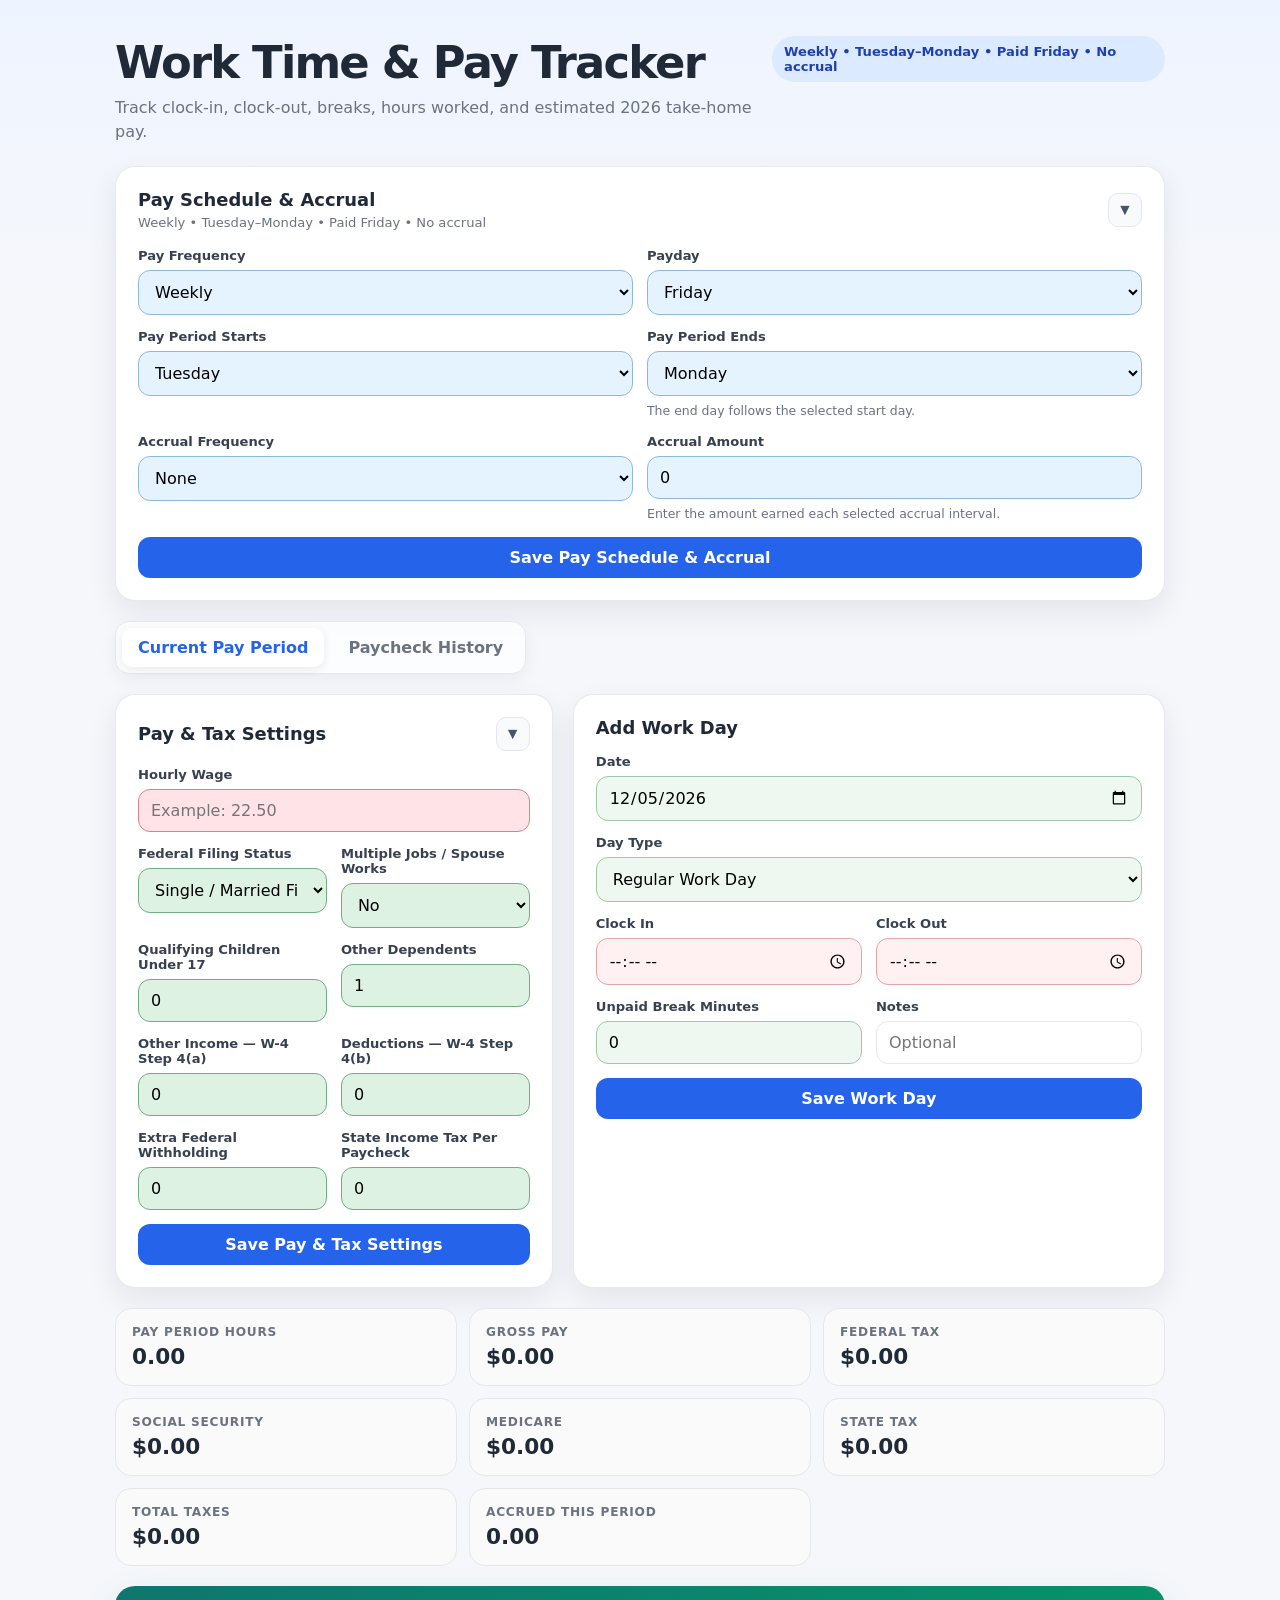
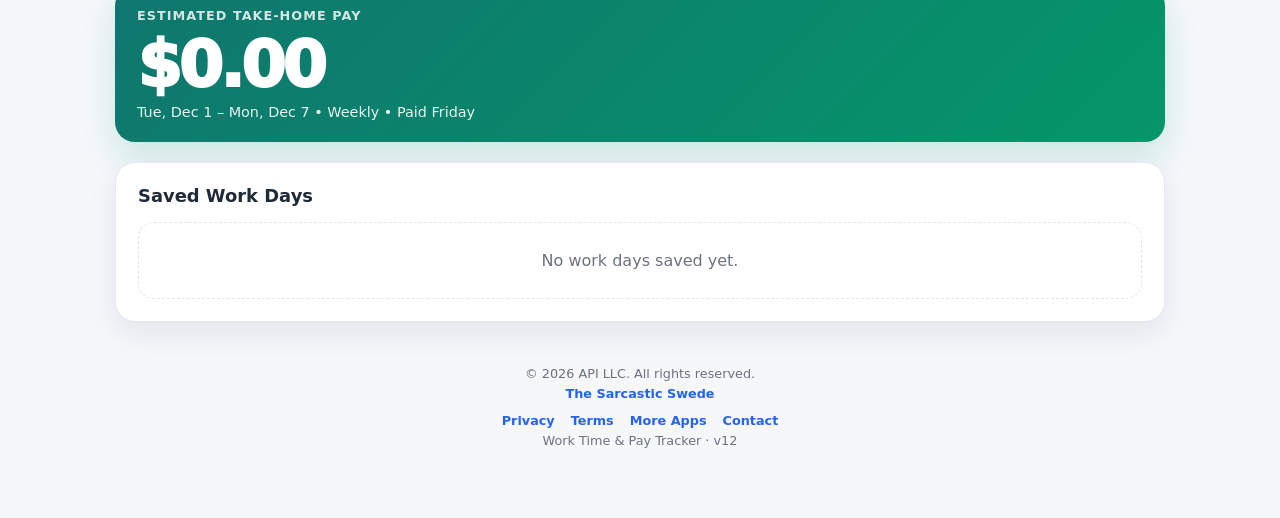
<file: index.html>
<!DOCTYPE html>
<html lang="en">
<head>
  <meta charset="UTF-8" />
  <meta name="viewport" content="width=device-width, initial-scale=1.0" />
  <meta name="theme-color" content="#2563eb" />
  <meta name="application-name" content="Work Time" />
  <meta name="mobile-web-app-capable" content="yes" />
  <meta name="apple-mobile-web-app-capable" content="yes" />
  <meta name="apple-mobile-web-app-title" content="Work Time" />
  <title>Work Time & Pay Tracker v12</title>
  <link rel="manifest" href="/manifest.webmanifest" />
  <link rel="icon" type="image/svg+xml" sizes="192x192" href="/work-time-icon-192.svg" />
  <link rel="icon" type="image/svg+xml" sizes="512x512" href="/work-time-icon-512.svg" />
  <link rel="apple-touch-icon" href="/work-time-icon-192.svg" />
  <link rel="stylesheet" href="styles.css">
  <style>
    .payroll-card{margin-bottom:20px}.section-subtitle{margin-top:4px;color:var(--muted);font-size:.82rem;line-height:1.35}.schedule-hidden{display:none!important}.schedule-field.is-empty{background:#fff0e1;border-color:#d9a36c}.schedule-field.is-filled{background:#e5f3ff;border-color:#8fb9d9}.badge{white-space:normal;max-width:440px}@media(max-width:520px){.payroll-card .card-heading{margin-bottom:12px}.payroll-card .field{margin-bottom:10px}.payroll-card .field-grid{gap:0}.payroll-card label{margin-bottom:5px}.payroll-card input,.payroll-card select{padding:10px 11px}.payroll-card .hint{margin-top:4px;font-size:.74rem}.section-subtitle{font-size:.76rem}}
  </style>
</head>
<body>
  <main class="app">
    <div class="header"><div><h1>Work Time & Pay Tracker</h1><p class="subtitle">Track clock-in, clock-out, breaks, hours worked, and estimated 2026 take-home pay.</p></div><div class="badge" id="payrollBadge">Weekly • Tuesday–Monday • Paid Friday</div></div>
    <section class="card payroll-card" id="payrollCard">
      <div class="card-heading"><div><h2>Pay Schedule & Accrual</h2><div class="section-subtitle" id="payrollSummary">Weekly • Tuesday–Monday • Paid Friday</div></div><button id="togglePayroll" class="collapse-btn" type="button" aria-expanded="true" aria-controls="payrollContent" title="Collapse or expand Pay Schedule & Accrual">▼</button></div>
      <div id="payrollContent" class="collapsible-content">
        <div class="field-grid"><div class="field"><label for="payFrequency">Pay Frequency</label><select id="payFrequency" class="required-field schedule-field"><option value="weekly">Weekly</option><option value="biweekly">Biweekly — Every 2 Weeks</option><option value="semimonthly">Twice Monthly — Semi-monthly</option><option value="monthly">Monthly</option></select></div><div class="field frequency-weekly frequency-biweekly"><label for="paydayWeekday">Payday</label><select id="paydayWeekday" class="required-field schedule-field"><option value="0">Sunday</option><option value="1">Monday</option><option value="2">Tuesday</option><option value="3">Wednesday</option><option value="4">Thursday</option><option value="5">Friday</option><option value="6">Saturday</option></select></div></div>
        <div class="field-grid frequency-weekly frequency-biweekly"><div class="field"><label for="periodStartWeekday">Pay Period Starts</label><select id="periodStartWeekday" class="required-field schedule-field"><option value="0">Sunday</option><option value="1">Monday</option><option value="2">Tuesday</option><option value="3">Wednesday</option><option value="4">Thursday</option><option value="5">Friday</option><option value="6">Saturday</option></select></div><div class="field"><label for="periodEndWeekday">Pay Period Ends</label><select id="periodEndWeekday" class="required-field schedule-field"><option value="0">Sunday</option><option value="1">Monday</option><option value="2">Tuesday</option><option value="3">Wednesday</option><option value="4">Thursday</option><option value="5">Friday</option><option value="6">Saturday</option></select><div class="hint">The end day follows the selected start day.</div></div></div>
        <div class="field-grid frequency-biweekly"><div class="field"><label for="biweeklyAnchor">Known Pay-Period Start Date</label><input id="biweeklyAnchor" class="required-field schedule-field" type="date"><div class="hint">Use any known first day of a 2-week pay period.</div></div></div>
        <div class="field-grid frequency-semimonthly"><div class="field"><label for="semiSplitDay">First Period Ends On</label><input id="semiSplitDay" class="required-field schedule-field" type="number" min="1" max="27" step="1" value="15"></div><div class="field"><label for="semiPayday1">First Payday</label><input id="semiPayday1" class="required-field schedule-field" type="number" min="1" max="31" step="1" value="15"></div></div>
        <div class="field-grid frequency-semimonthly"><div class="field"><label for="semiPayday2">Second Payday</label><input id="semiPayday2" class="required-field schedule-field" type="number" min="1" max="31" step="1" value="31"><div class="hint">Use 31 to mean the last day of the month.</div></div></div>
        <div class="field-grid frequency-monthly"><div class="field"><label for="monthlyStartDay">Monthly Pay Period Starts On</label><input id="monthlyStartDay" class="required-field schedule-field" type="number" min="1" max="28" step="1" value="1"></div><div class="field"><label for="monthlyPayday">Monthly Payday</label><input id="monthlyPayday" class="required-field schedule-field" type="number" min="1" max="31" step="1" value="31"><div class="hint">Use 31 to mean the last day of the month.</div></div></div>
        <div class="field-grid"><div class="field"><label for="accrualFrequency">Accrual Frequency</label><select id="accrualFrequency" class="required-field schedule-field"><option value="none">None</option><option value="hour">Per Hour Worked</option><option value="day">Per Work Day</option><option value="week">Weekly</option><option value="payperiod">Per Pay Period</option><option value="month">Monthly</option><option value="year">Annually</option></select></div><div class="field"><label for="accrualRate">Accrual Amount</label><input id="accrualRate" class="required-field schedule-field" type="number" min="0" step="0.01" value="0"><div class="hint">Enter the amount earned each selected accrual interval.</div></div></div>
        <button class="btn btn-primary" id="savePayroll">Save Pay Schedule & Accrual</button>
      </div>
    </section>
    <nav class="tabs" aria-label="Tracker sections"><button class="tab-btn active" data-tab="currentPanel">Current Pay Period</button><button class="tab-btn" data-tab="historyPanel">Paycheck History</button></nav>
    <section id="currentPanel" class="tab-panel active"><div class="grid"><section class="card" id="payTaxCard"><div class="card-heading"><h2>Pay & Tax Settings</h2><button id="togglePayTax" class="collapse-btn" type="button" aria-expanded="true" aria-controls="payTaxContent">▼</button></div><div id="payTaxContent" class="collapsible-content"><div class="field"><label for="wage">Hourly Wage</label><input id="wage" class="required-field tax-field" type="number" min="0" step="0.01" placeholder="Example: 22.50"></div><div class="field-grid"><div class="field"><label for="filingStatus">Federal Filing Status</label><select id="filingStatus" class="required-field tax-field"><option value="single">Single / Married Filing Separately</option><option value="married">Married Filing Jointly</option><option value="head">Head of Household</option></select></div><div class="field"><label for="step2">Multiple Jobs / Spouse Works</label><select id="step2" class="required-field tax-field"><option value="no">No</option><option value="yes">Yes — W-4 Step 2(c)</option></select></div></div><div class="field-grid"><div class="field"><label for="qualifyingChildren">Qualifying Children Under 17</label><input id="qualifyingChildren" class="required-field tax-field" type="number" min="0" step="1" value="0"></div><div class="field"><label for="otherDependents">Other Dependents</label><input id="otherDependents" class="required-field tax-field" type="number" min="0" step="1" value="0"></div></div><div class="field-grid"><div class="field"><label for="otherIncome">Other Income — W-4 Step 4(a)</label><input id="otherIncome" class="required-field tax-field" type="number" min="0" step="0.01" value="0"></div><div class="field"><label for="deductionsAmount">Deductions — W-4 Step 4(b)</label><input id="deductionsAmount" class="required-field tax-field" type="number" min="0" step="0.01" value="0"></div></div><div class="field-grid"><div class="field"><label for="extraWithholding">Extra Federal Withholding</label><input id="extraWithholding" class="required-field tax-field" type="number" min="0" step="0.01" value="0"></div><div class="field"><label for="stateWithholding">State Income Tax Per Paycheck</label><input id="stateWithholding" class="required-field tax-field" type="number" min="0" step="0.01" value="0"></div></div><button class="btn btn-primary" id="saveSettings">Save Pay & Tax Settings</button></div></section><section class="card"><h2>Add Work Day</h2><div class="field"><label for="workDate">Date</label><input id="workDate" class="required-field" type="date"></div><div class="field"><label for="dayType">Day Type</label><select id="dayType" class="required-field"><option value="regular">Regular Work Day</option><option value="dayOff">Day Off</option><option value="holiday">Holiday — Time & a Half (1.5×)</option></select></div><div class="field-grid"><div class="field"><label for="clockIn">Clock In</label><input id="clockIn" class="required-field" type="time"></div><div class="field"><label for="clockOut">Clock Out</label><input id="clockOut" class="required-field" type="time"></div></div><div class="field-grid"><div class="field"><label for="breakMinutes">Unpaid Break Minutes</label><input id="breakMinutes" class="required-field" type="number" min="0" step="1" value="0"></div><div class="field"><label for="notes">Notes</label><input id="notes" class="required-field" type="text" placeholder="Optional"></div></div><button class="btn btn-primary" id="addEntry">Save Work Day</button></section></div><section class="summary tax-summary"><div class="summary-box"><div class="label">Pay Period Hours</div><div class="value" id="totalHours">0.00</div></div><div class="summary-box"><div class="label">Gross Pay</div><div class="value" id="grossPay">$0.00</div></div><div class="summary-box"><div class="label">Federal Tax</div><div class="value" id="federalTax">$0.00</div></div><div class="summary-box"><div class="label">Social Security</div><div class="value" id="socialSecurity">$0.00</div></div><div class="summary-box"><div class="label">Medicare</div><div class="value" id="medicare">$0.00</div></div><div class="summary-box"><div class="label">State Tax</div><div class="value" id="stateTax">$0.00</div></div><div class="summary-box"><div class="label">Total Taxes</div><div class="value" id="deductions">$0.00</div></div></section><section class="take-home"><div class="small">Estimated Take-Home Pay</div><div class="amount" id="takeHomePay">$0.00</div><div class="detail" id="periodLabel">Current pay period</div></section><section class="card entries"><h2>Saved Work Days</h2><div id="entriesList"></div></section></section>
    <section id="historyPanel" class="tab-panel"><section class="card"><h2>Previous Paychecks</h2><p class="subtitle" style="margin-bottom:18px;">Prior payroll periods are kept here automatically from the same saved work entries.</p><div id="historyList" class="history-grid"></div></section></section>
    <footer class="site-footer"><div>© 2026 API LLC. All rights reserved.</div><div><a href="https://thesarcasticswede.com/" target="_blank" rel="noopener noreferrer">The Sarcastic Swede</a></div><div class="footer-links"><a href="privacy.html">Privacy</a><a href="terms.html">Terms</a><a href="https://thesarcasticswede.com/the-swedes-app-garage/" target="_blank" rel="noopener noreferrer">More Apps</a><a href="mailto:philh928@gmail.com">Contact</a></div><div>Work Time & Pay Tracker · v12</div></footer>
  </main><script src="app.js"></script><script src="payroll.js"></script><script>if('serviceWorker' in navigator){window.addEventListener('load',()=>navigator.serviceWorker.register('/sw.js').catch(console.error));}</script></body></html>
</file>
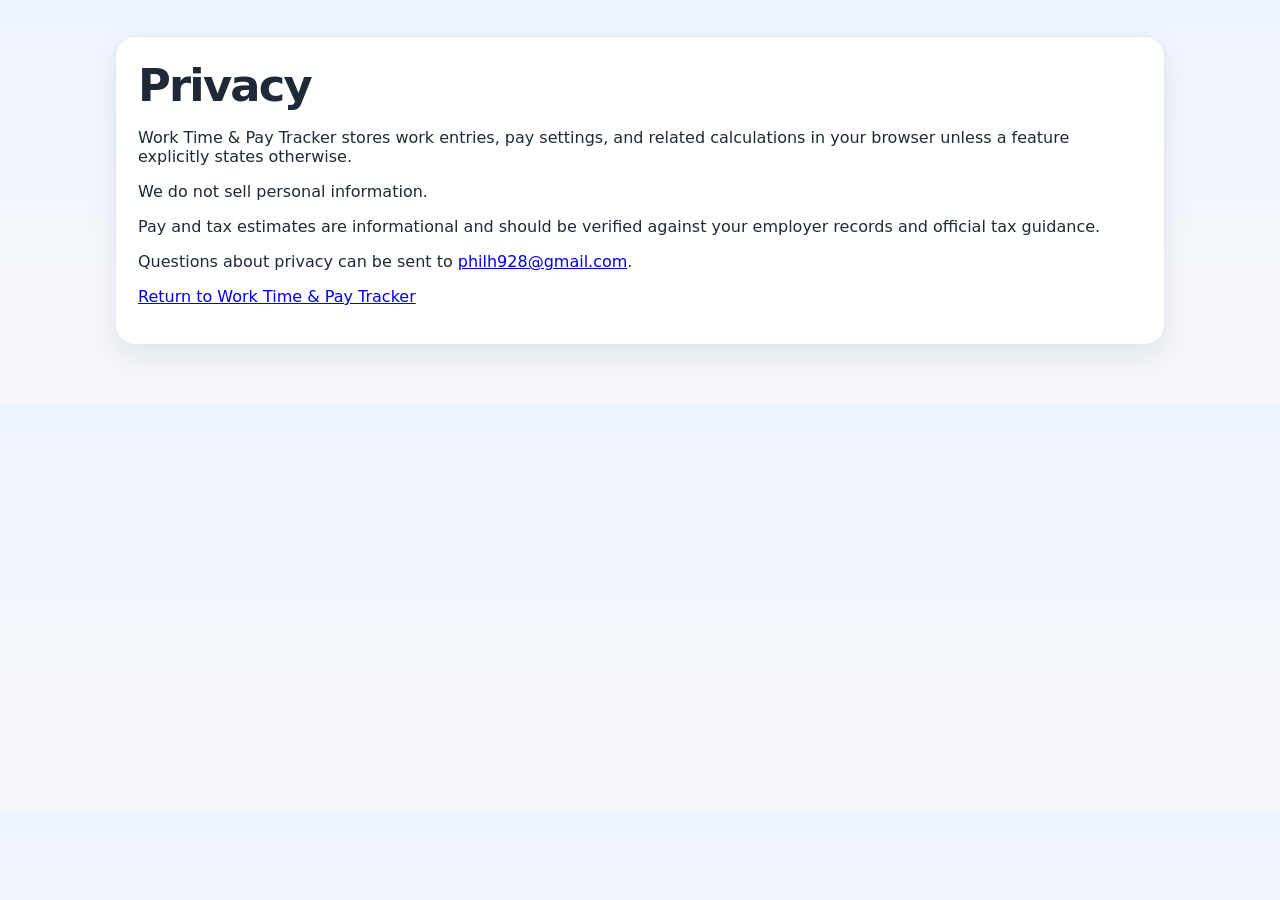
<file: privacy.html>
<!doctype html><html lang="en"><head><meta charset="utf-8"><meta name="viewport" content="width=device-width,initial-scale=1"><title>Privacy | Work Time & Pay Tracker</title><link rel="stylesheet" href="styles.css"></head><body><main class="app"><section class="card" style="margin-top:32px"><h1>Privacy</h1><p>Work Time & Pay Tracker stores work entries, pay settings, and related calculations in your browser unless a feature explicitly states otherwise.</p><p>We do not sell personal information.</p><p>Pay and tax estimates are informational and should be verified against your employer records and official tax guidance.</p><p>Questions about privacy can be sent to <a href="mailto:philh928@gmail.com">philh928@gmail.com</a>.</p><p><a href="index.html">Return to Work Time & Pay Tracker</a></p></section></main></body></html>
</file>
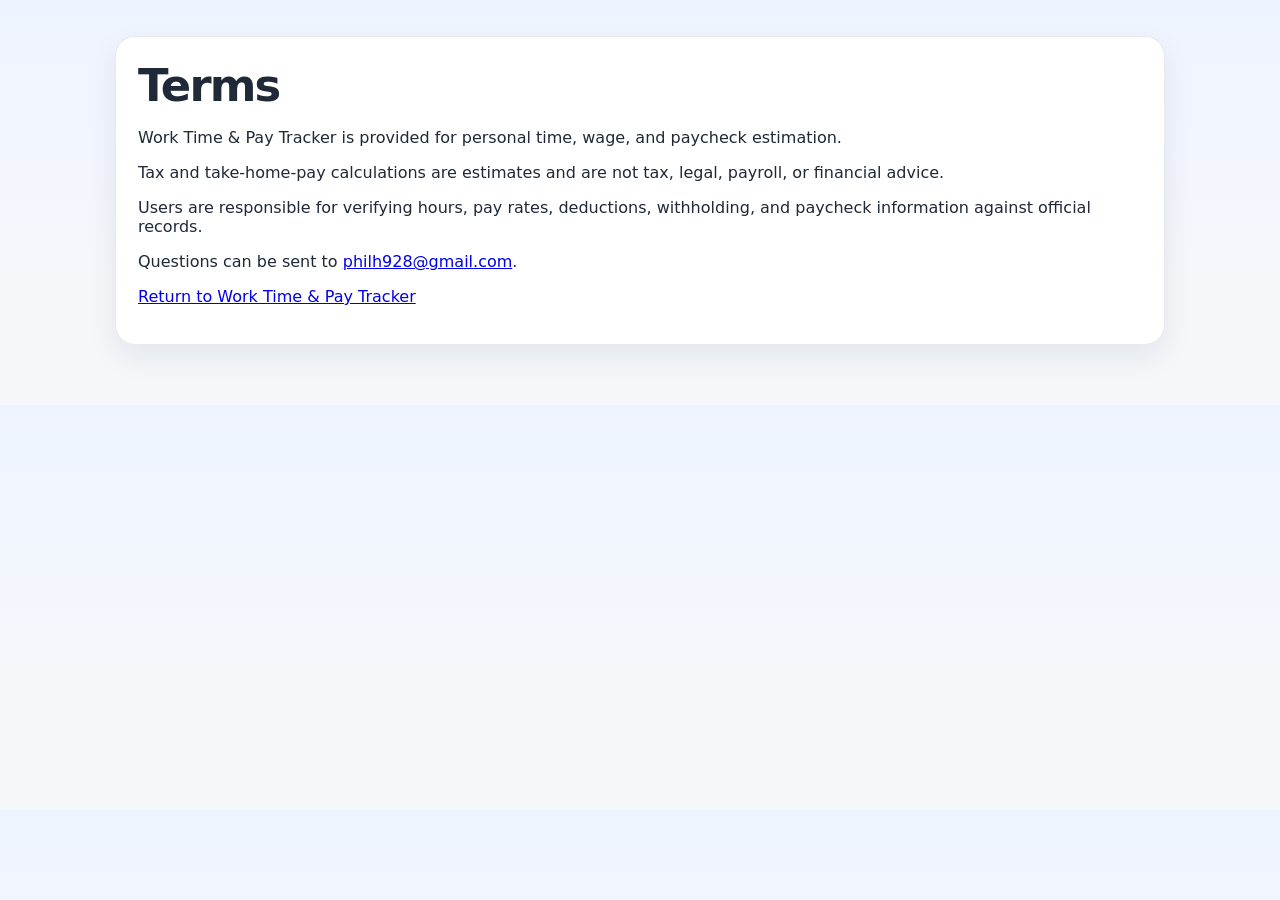
<file: terms.html>
<!doctype html><html lang="en"><head><meta charset="utf-8"><meta name="viewport" content="width=device-width,initial-scale=1"><title>Terms | Work Time & Pay Tracker</title><link rel="stylesheet" href="styles.css"></head><body><main class="app"><section class="card" style="margin-top:32px"><h1>Terms</h1><p>Work Time & Pay Tracker is provided for personal time, wage, and paycheck estimation.</p><p>Tax and take-home-pay calculations are estimates and are not tax, legal, payroll, or financial advice.</p><p>Users are responsible for verifying hours, pay rates, deductions, withholding, and paycheck information against official records.</p><p>Questions can be sent to <a href="mailto:philh928@gmail.com">philh928@gmail.com</a>.</p><p><a href="index.html">Return to Work Time & Pay Tracker</a></p></section></main></body></html>
</file>
<file: styles.css>
:root {
      --bg: #f5f7fb;
      --card: #ffffff;
      --text: #1f2937;
      --muted: #6b7280;
      --border: #e5e7eb;
      --accent: #2563eb;
      --accent-dark: #1d4ed8;
      --success: #059669;
      --danger: #dc2626;
      --shadow: 0 12px 30px rgba(15, 23, 42, 0.08);
    }

    * { box-sizing: border-box; }

    body {
      margin: 0;
      font-family: Inter, ui-sans-serif, system-ui, -apple-system, BlinkMacSystemFont, "Segoe UI", sans-serif;
      background: linear-gradient(180deg, #eef4ff 0%, var(--bg) 280px);
      color: var(--text);
    }

    .app {
      width: min(1050px, calc(100% - 28px));
      margin: 36px auto 60px;
    }

    .header {
      display: flex;
      justify-content: space-between;
      gap: 20px;
      align-items: flex-start;
      margin-bottom: 22px;
    }

    h1 {
      margin: 0;
      font-size: clamp(1.9rem, 4vw, 2.8rem);
      letter-spacing: -0.04em;
    }

    .subtitle {
      margin: 7px 0 0;
      color: var(--muted);
      line-height: 1.5;
    }

    .badge {
      background: #dbeafe;
      color: #1e40af;
      border-radius: 999px;
      padding: 8px 12px;
      font-weight: 700;
      font-size: .82rem;
      white-space: nowrap;
    }

    .grid {
      display: grid;
      grid-template-columns: 0.85fr 1.15fr;
      gap: 20px;
    }

    .card {
      background: var(--card);
      border: 1px solid rgba(229,231,235,.9);
      border-radius: 20px;
      box-shadow: var(--shadow);
      padding: 22px;
    }

    .card h2 {
      margin: 0 0 16px;
      font-size: 1.12rem;
    }

    .card-heading {
      display: flex;
      align-items: center;
      justify-content: space-between;
      gap: 12px;
      margin-bottom: 16px;
    }

    .card-heading h2 {
      margin: 0;
    }

    .collapse-btn {
      width: 34px;
      height: 34px;
      border: 1px solid var(--border);
      background: #f8fafc;
      color: #475569;
      border-radius: 10px;
      cursor: pointer;
      display: inline-flex;
      align-items: center;
      justify-content: center;
      font-size: 1rem;
      font-weight: 900;
      transition: transform .2s ease, background .2s ease;
    }

    .collapse-btn:hover {
      background: #eef2f7;
    }

    .collapse-btn.collapsed {
      transform: rotate(-90deg);
    }

    .collapsible-content {
      overflow: hidden;
    }

    .collapsible-content.hidden {
      display: none;
    }

    .field-grid {
      display: grid;
      grid-template-columns: repeat(2, minmax(0,1fr));
      gap: 14px;
    }

    .field { margin-bottom: 14px; }

    label {
      display: block;
      font-size: .82rem;
      font-weight: 700;
      color: #374151;
      margin-bottom: 7px;
    }

    input, select {
      width: 100%;
      padding: 11px 12px;
      border: 1px solid var(--border);
      border-radius: 12px;
      font: inherit;
      outline: none;
      transition: .2s border-color, .2s box-shadow;
      background: #fff;
    }

    input:focus, select:focus {
      border-color: #93c5fd;
      box-shadow: 0 0 0 4px rgba(59,130,246,.12);
    }

    .required-field.is-empty {
      background: #fff1f2;
      border-color: #e7a3aa;
    }

    .required-field.is-filled {
      background: #eef8f1;
      border-color: #9fc8aa;
    }

    .required-field.is-empty:focus {
      border-color: #d97783;
      box-shadow: 0 0 0 4px rgba(217,119,131,.12);
    }

    .required-field.is-filled:focus {
      border-color: #78ae87;
      box-shadow: 0 0 0 4px rgba(120,174,135,.12);
    }

    .tax-field.is-empty {
      background: #ffe3e6;
      border-color: #df7f89;
    }

    .tax-field.is-filled {
      background: #def2e3;
      border-color: #73ad82;
    }

    .tax-field.is-empty:focus {
      border-color: #c85f6b;
      box-shadow: 0 0 0 4px rgba(200,95,107,.14);
    }

    .tax-field.is-filled:focus {
      border-color: #5c9670;
      box-shadow: 0 0 0 4px rgba(92,150,112,.14);
    }

    #notes.is-empty {
      background: #ffffff;
      border-color: var(--border);
    }

    .hint {
      font-size: .78rem;
      color: var(--muted);
      line-height: 1.45;
      margin-top: 6px;
    }

    .btn {
      border: 0;
      border-radius: 12px;
      padding: 11px 15px;
      font: inherit;
      font-weight: 800;
      cursor: pointer;
      transition: .2s transform, .2s background;
    }

    .btn:hover { transform: translateY(-1px); }

    .btn-primary {
      background: var(--accent);
      color: #fff;
      width: 100%;
    }

    .btn-primary:hover { background: var(--accent-dark); }

    .btn-light {
      background: #f3f4f6;
      color: #374151;
    }

    .summary {
      display: grid;
      grid-template-columns: repeat(3, minmax(0, 1fr));
      gap: 12px;
      margin-top: 20px;
    }

    .summary-box {
      border: 1px solid var(--border);
      border-radius: 16px;
      padding: 16px;
      background: #fafafa;
    }

    .summary-box .label {
      color: var(--muted);
      font-size: .76rem;
      text-transform: uppercase;
      letter-spacing: .06em;
      font-weight: 800;
    }

    .summary-box .value {
      margin-top: 5px;
      font-size: 1.35rem;
      font-weight: 900;
    }

    .take-home {
      margin-top: 20px;
      border-radius: 20px;
      padding: 22px;
      background: linear-gradient(135deg, #0f766e, #059669);
      color: white;
      box-shadow: 0 15px 35px rgba(5,150,105,.18);
    }

    .take-home .small {
      opacity: .82;
      font-size: .8rem;
      text-transform: uppercase;
      letter-spacing: .08em;
      font-weight: 800;
    }

    .take-home .amount {
      font-size: clamp(2.2rem, 7vw, 4rem);
      font-weight: 950;
      letter-spacing: -.05em;
      margin: 5px 0 2px;
    }

    .take-home .detail {
      opacity: .9;
      font-size: .9rem;
    }

    .entries {
      margin-top: 20px;
    }

    .entry {
      border: 1px solid var(--border);
      border-radius: 16px;
      padding: 15px;
      margin-top: 10px;
      display: grid;
      grid-template-columns: 1fr auto;
      gap: 12px;
      align-items: center;
    }

    .entry-title {
      font-weight: 900;
      margin-bottom: 4px;
    }

    .entry-meta {
      color: var(--muted);
      font-size: .84rem;
      line-height: 1.45;
    }

    .entry-pay {
      text-align: right;
      font-weight: 900;
      white-space: nowrap;
    }

    .entry-actions {
      display: flex;
      gap: 14px;
      margin-top: 5px;
    }

    .edit,
    .delete {
      background: transparent;
      border: 0;
      font-weight: 800;
      cursor: pointer;
      padding: 5px 0;
    }

    .edit { color: var(--accent); }
    .delete { color: var(--danger); }

    .day-type-badge {
      display: inline-block;
      margin-left: 6px;
      padding: 3px 7px;
      border-radius: 999px;
      background: #eef2f7;
      color: #475569;
      font-size: .68rem;
      font-weight: 800;
      vertical-align: middle;
    }

    .holiday-entry {
      border-color: #d5b875;
      background: #fffdf6;
    }

    .holiday-entry .day-type-badge {
      background: #f8edcc;
      color: #7a5a12;
    }

    .day-off-entry { background: #f8fafc; }

    .day-off-entry .day-type-badge {
      background: #e5e7eb;
      color: #4b5563;
    }

    input:disabled {
      background: #f3f4f6;
      color: #9ca3af;
      cursor: not-allowed;
    }

    .empty {
      color: var(--muted);
      text-align: center;
      padding: 28px 10px;
      border: 1px dashed var(--border);
      border-radius: 16px;
    }

    .footer-note {
      margin-top: 18px;
      font-size: .8rem;
      color: var(--muted);
      line-height: 1.55;
    }

    .tabs {
      display: flex;
      gap: 8px;
      margin-bottom: 20px;
      background: rgba(255,255,255,.72);
      border: 1px solid var(--border);
      border-radius: 14px;
      padding: 6px;
      width: fit-content;
      box-shadow: 0 6px 18px rgba(15,23,42,.05);
    }

    .tab-btn {
      border: 0;
      background: transparent;
      color: var(--muted);
      font: inherit;
      font-weight: 800;
      padding: 10px 16px;
      border-radius: 10px;
      cursor: pointer;
    }

    .tab-btn.active {
      background: var(--card);
      color: var(--accent);
      box-shadow: 0 3px 10px rgba(15,23,42,.08);
    }

    .tab-panel { display: none; }
    .tab-panel.active { display: block; }

    .history-grid { display: grid; gap: 14px; }

    .history-card {
      border: 1px solid var(--border);
      background: #fff;
      border-radius: 18px;
      padding: 18px;
    }

    .history-head {
      display: flex;
      justify-content: space-between;
      gap: 16px;
      align-items: flex-start;
      margin-bottom: 12px;
    }

    .history-title { font-weight: 900; font-size: 1rem; }
    .history-subtitle { color: var(--muted); font-size: .82rem; margin-top: 3px; }
    .history-pay { font-size: 1.35rem; font-weight: 950; white-space: nowrap; color: var(--success); }

    .history-stats {
      display: grid;
      grid-template-columns: repeat(4, minmax(0, 1fr));
      gap: 10px;
      margin-top: 12px;
    }

    .history-stat {
      background: #f8fafc;
      border: 1px solid var(--border);
      border-radius: 12px;
      padding: 10px;
    }

    .history-stat span {
      display: block;
      color: var(--muted);
      font-size: .72rem;
      font-weight: 800;
      text-transform: uppercase;
      letter-spacing: .04em;
      margin-bottom: 3px;
    }

    .history-stat strong { font-size: .95rem; }

    .history-days {
      margin-top: 12px;
      border-top: 1px solid var(--border);
      padding-top: 10px;
      color: var(--muted);
      font-size: .82rem;
      line-height: 1.65;
    }

    .site-footer {
      margin-top: 24px;
      padding: 18px 10px 6px;
      text-align: center;
      color: var(--muted);
      font-size: .8rem;
      line-height: 1.6;
    }

    .site-footer .footer-links {
      display: flex;
      justify-content: center;
      gap: 16px;
      flex-wrap: wrap;
      margin-top: 6px;
    }

    .site-footer a { color: var(--accent); text-decoration: none; font-weight: 700; }
    .site-footer a:hover { text-decoration: underline; }

    @media (max-width: 800px) {
      .grid { grid-template-columns: 1fr; }
      .header { flex-direction: column; }
    }

    @media (max-width: 650px) {
      .history-stats { grid-template-columns: repeat(2, minmax(0, 1fr)); }
      .history-head { flex-direction: column; }
      .history-pay { text-align: left; }
    }

    @media (max-width: 520px) {
      .field-grid, .summary { grid-template-columns: 1fr; }
      .app { margin-top: 18px; }
      .card { padding: 16px; border-radius: 16px; }
      #payTaxCard .card-heading { margin-bottom: 12px; }
      #payTaxCard .field { margin-bottom: 10px; }
      #payTaxCard .field-grid { gap: 0; }
      #payTaxCard label { margin-bottom: 5px; }
      #payTaxCard input, #payTaxCard select { padding: 10px 11px; }
      #payTaxCard .hint { margin-top: 4px; font-size: .74rem; }
      #payTaxCard .footer-note { margin-top: 12px; }
      .tabs { width: 100%; }
      .tab-btn { flex: 1; padding: 10px 8px; }
      .header { gap: 12px; margin-bottom: 18px; }
    }
</file>
